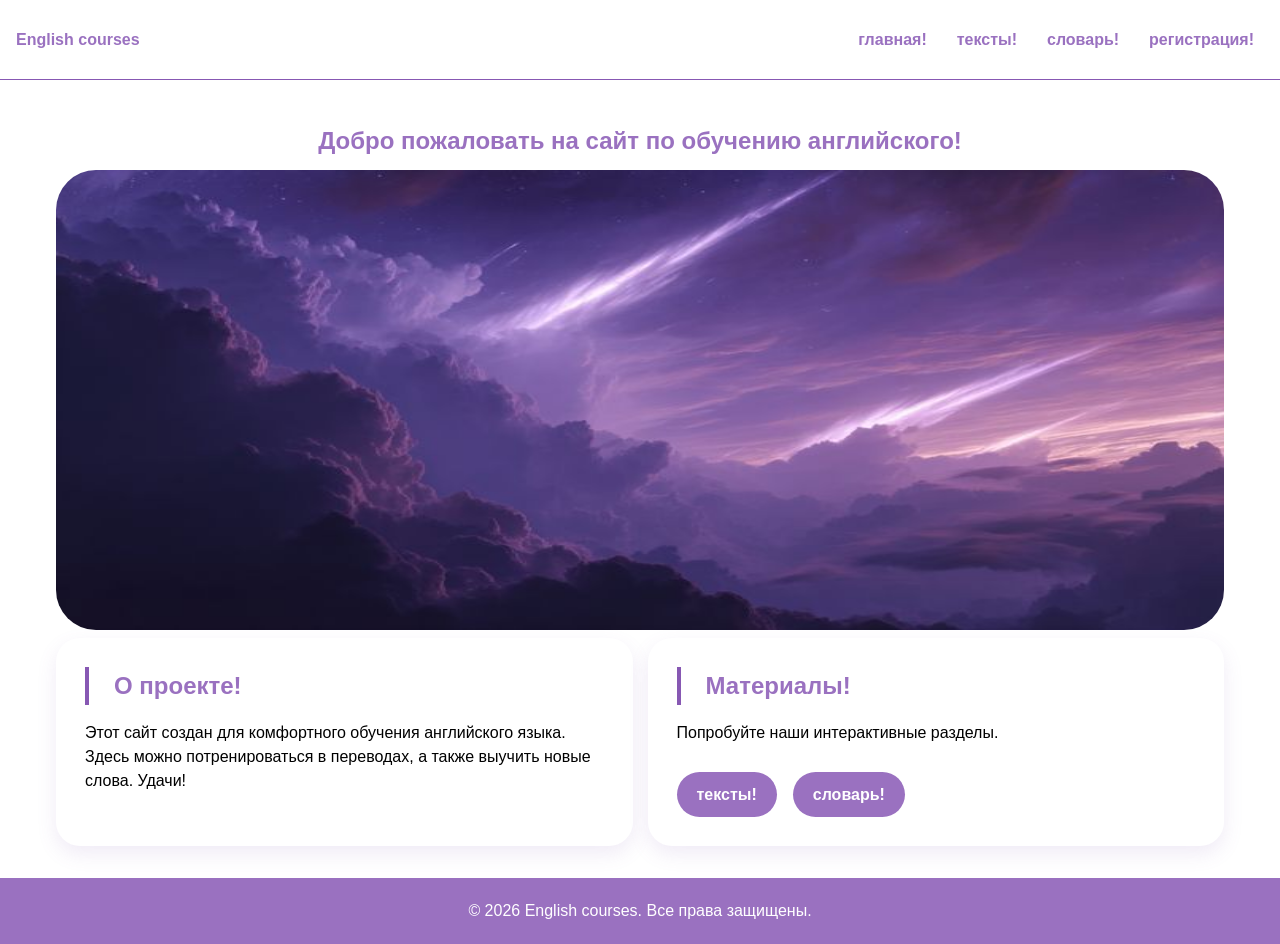
<file: index.html>
<!DOCTYPE html>
<html lang="ru-RU">
<head>
    <meta charset="UTF-8">
    <meta name="viewport" content="width=device-width, initial-scale=1.0">
    <title>Главная</title>
    <link rel="stylesheet" href="style.css"/>
</head>
<body>
    <header class="header">
        <div class="logo">English courses</div>
        <nav class="nav">
            <a href="index.html">главная!</a>
            <a href="text.html">тексты!</a>
            <a href="dictionary.html">словарь!</a>
            <a href="registration.html">регистрация!</a>
        </nav>
    </header>

    <section class="gl">
        <h1>Добро пожаловать на сайт по обучению английского!</h1>
        <img class="gl-image" src="img\shapka\1.jpg" alt="">
        <section class="cards">
            <div class="card">
                <h2>О проекте!</h2>
                <p>Этот сайт создан для комфортного обучения английского языка. Здесь можно потренироваться в переводах, а также выучить новые слова. Удачи!</p>
            </div>
            <div class="card">
                <h2>Материалы!</h2>
                <p>Попробуйте наши интерактивные разделы.</p>
                <div class="nav-link">
                    <a href="text.html">тексты!</a>
                    <a href="dictionary.html">словарь!</a>
                </div>
            </div>
        </section>
    </section>

    <footer class="footer">
        <p>© 2026 English courses. Все права защищены.</p>
    </footer>

</body>
</html>
</file>
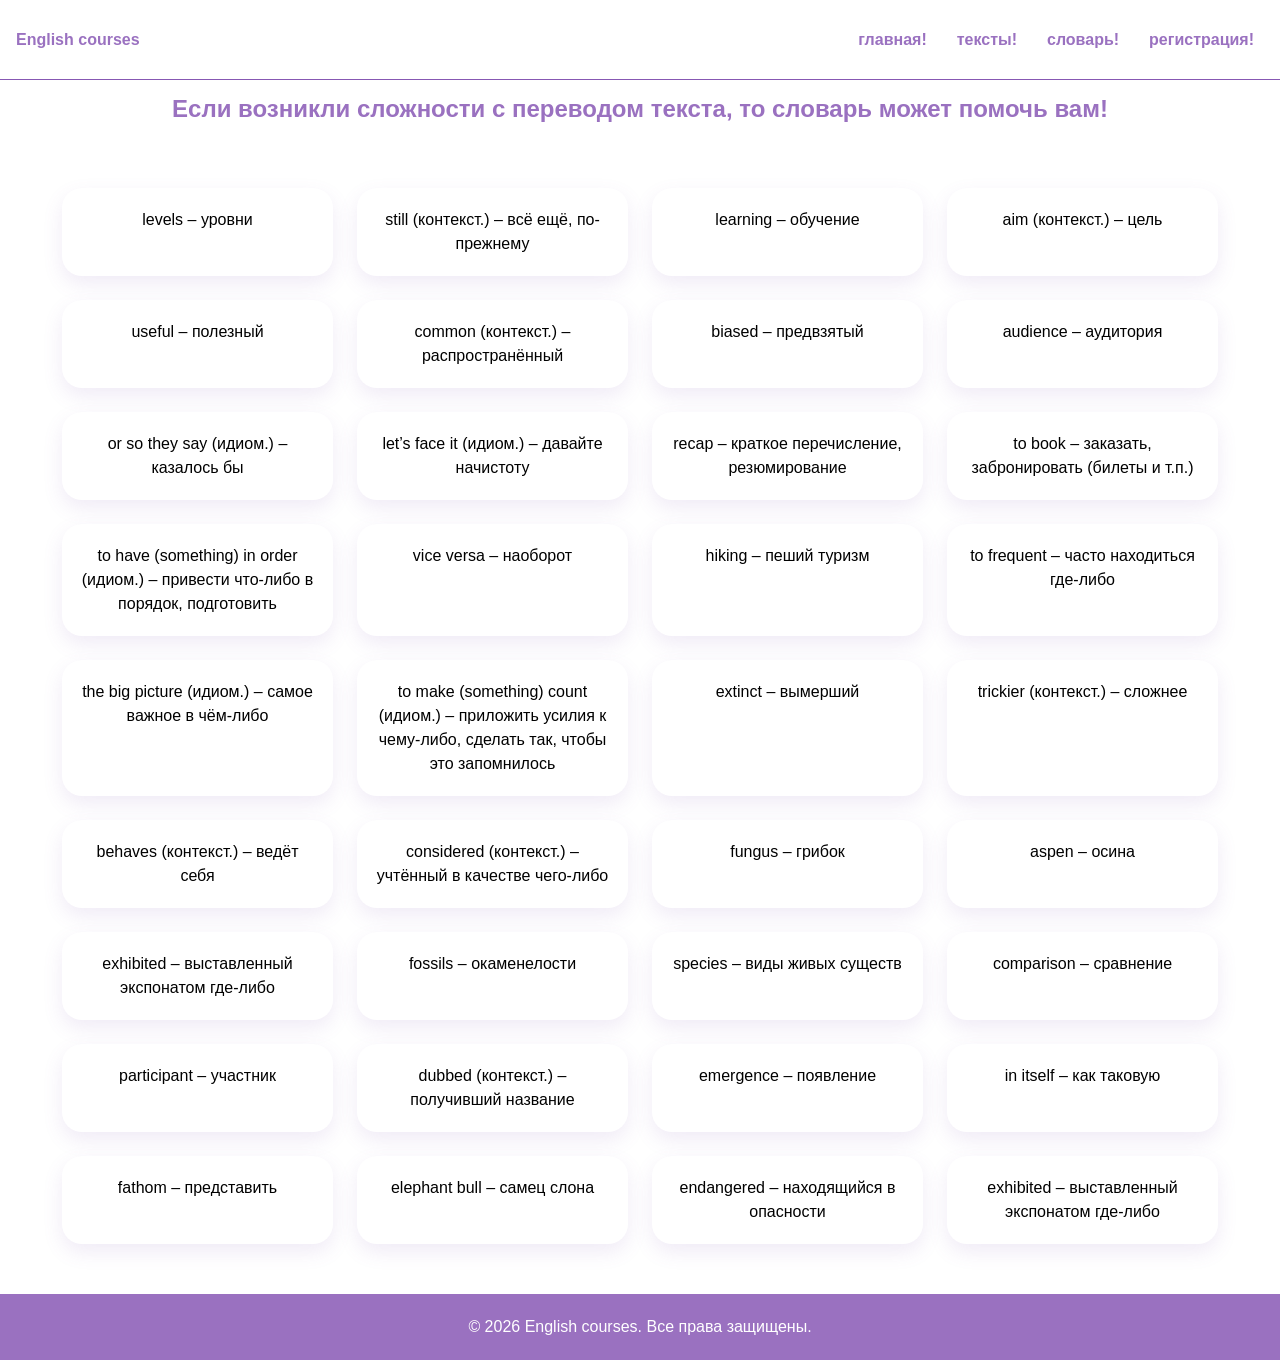
<file: dictionary.html>
<!DOCTYPE html>
<html lang="ru-RU">
<head>
    <meta charset="UTF-8">
    <meta name="viewport" content="width=device-width, initial-scale=1.0">
    <title>Словарь</title>
    <link rel="stylesheet" href="dictionary.css"/>
</head>
<body>
    <header class="header">
        <div class="logo">English courses</div>
        <nav class="nav">
            <a href="index.html">главная!</a>
            <a href="text.html">тексты!</a>
            <a href="dictionary.html">словарь!</a>
            <a href="registration.html">регистрация!</a>
        </nav>
    </header>

    <h2>Если возникли сложности с переводом текста, то словарь может помочь вам!</h1>

    <section class="hero">

        <div class="card">
            <p>levels – уровни</p>
        </div>
        <div class="card">
            <p>still (контекст.) – всё ещё, по-прежнему</p>
        </div>
        <div class="card">
            <p>learning – обучение</p>
        </div>
        <div class="card">
            <p>aim (контекст.) – цель</p>
        </div>
        <div class="card">
            <p>useful – полезный</p>
        </div>
        <div class="card">
            <p>common (контекст.) – распространённый</p>
        </div>
        <div class="card">
            <p>biased – предвзятый</p>
        </div>
        <div class="card">
            <p>audience – аудитория</p>
        </div>
        <div class="card">
            <p>or so they say (идиом.) – казалось бы</p>
        </div>
        <div class="card">
            <p>let’s face it (идиом.) – давайте начистоту</p>
        </div>
        <div class="card">
            <p>recap – краткое перечисление, резюмирование</p>
        </div>
        <div class="card">
            <p>to book – заказать, забронировать (билеты и т.п.)</p>
        </div>
        <div class="card">
            <p>to have (something) in order (идиом.) – привести что-либо в порядок, подготовить</p>
        </div>
        <div class="card">
            <p>vice versa – наоборот</p>
        </div>
        <div class="card">
            <p>hiking – пеший туризм</p>
        </div>
        <div class="card">
            <p>to frequent – часто находиться где-либо</p>
        </div>
        <div class="card">
            <p>the big picture (идиом.) – самое важное в чём-либо</p>
        </div>
        <div class="card">
            <p> to make (something) count (идиом.) – приложить усилия к чему-либо, сделать так, чтобы это запомнилось</p>
        </div>
        <div class="card">
            <p>extinct – вымерший</p>
        </div>
        <div class="card">
            <p>trickier (контекст.) – сложнее</p>
        </div>
        <div class="card">
            <p>behaves (контекст.) – ведёт себя</p>
        </div>
        <div class="card">
            <p>considered (контекст.) – учтённый в качестве чего-либо</p>
        </div>
        <div class="card">
            <p>fungus – грибок</p>
        </div>
        <div class="card">
            <p> aspen – осина</p>
        </div>
        <div class="card">
            <p>exhibited – выставленный экспонатом где-либо</p>
        </div>
        <div class="card">
            <p>fossils – окаменелости</p>
        </div>
        <div class="card">
            <p>species – виды живых существ</p>
        </div>
        <div class="card">
            <p>comparison – сравнение</p>
        </div>
        <div class="card">
            <p>participant – участник</p>
        </div>
        <div class="card">
            <p>dubbed (контекст.) – получивший название</p>
        </div>
        <div class="card">
            <p>emergence – появление</p>
        </div>
        <div class="card">
            <p>in itself – как таковую</p>
        </div>
        <div class="card">
            <p>fathom – представить</p>
        </div>
        <div class="card">
            <p>elephant bull – самец слона</p>
        </div>
        <div class="card">
            <p>endangered – находящийся в опасности</p>
        </div>
        <div class="card">
            <p>exhibited – выставленный экспонатом где-либо</p>
        </div>
        
    </section>

    <footer class="footer">
        <p>© 2026 English courses. Все права защищены.</p>
    </footer>
</body>
</html>
</file>
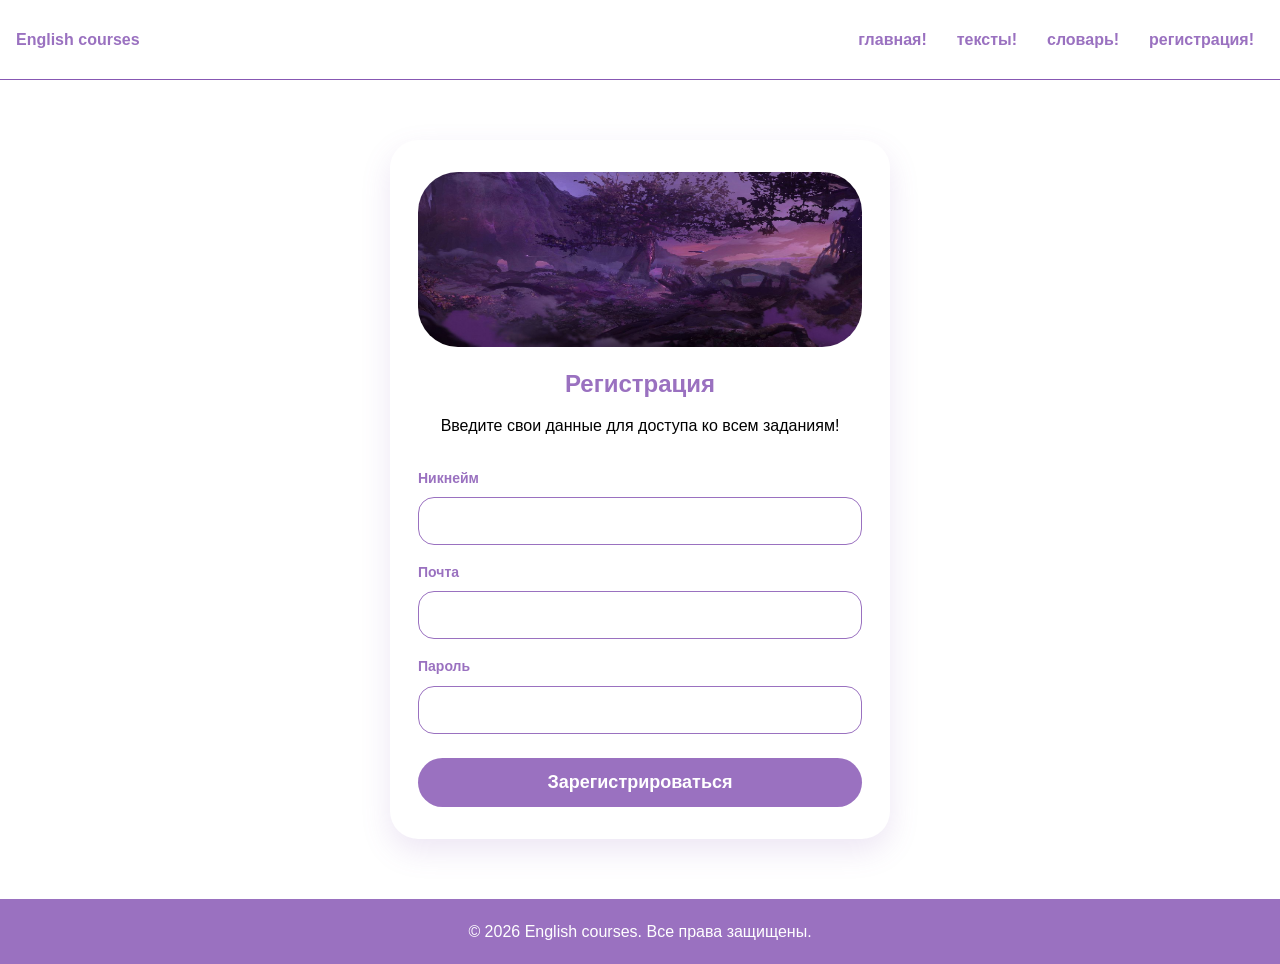
<file: registration.html>
<!DOCTYPE html>
<html lang="ru-RU">
<head>
    <meta charset="UTF-8">
    <meta name="viewport" content="width=device-width, initial-scale=1.0">
    <title>Регистрация</title>
    <link rel="stylesheet" href="registration.css"/>
</head>
<body>
    <header class="header">
        <div class="logo">English courses</div>
        <nav class="nav">
            <a href="index.html">главная!</a>
            <a href="text.html">тексты!</a>
            <a href="dictionary.html">словарь!</a>
            <a href="registration.html">регистрация!</a>
        </nav>
    </header>

    <section class="reg">
        <img class="gl-image" src="img\registtratsia\2.jpg" alt="">
        <h1>Регистрация</h1>
        <p>Введите свои данные для доступа ко всем заданиям!</p>

        <form id="registerForm">
            <label>Никнейм</label>
            <input type="text" id="username" required>

            <label>Почта</label>
            <input type="email" id="email" required>

            <label>Пароль</label>
            <input type="password" id="password" required>

            <button type="submit">Зарегистрироваться</button>
        </form>
    </section>

    <footer class="footer">
        <p>© 2026 English courses. Все права защищены.</p>
    </footer>



</body>
</html>
</file>
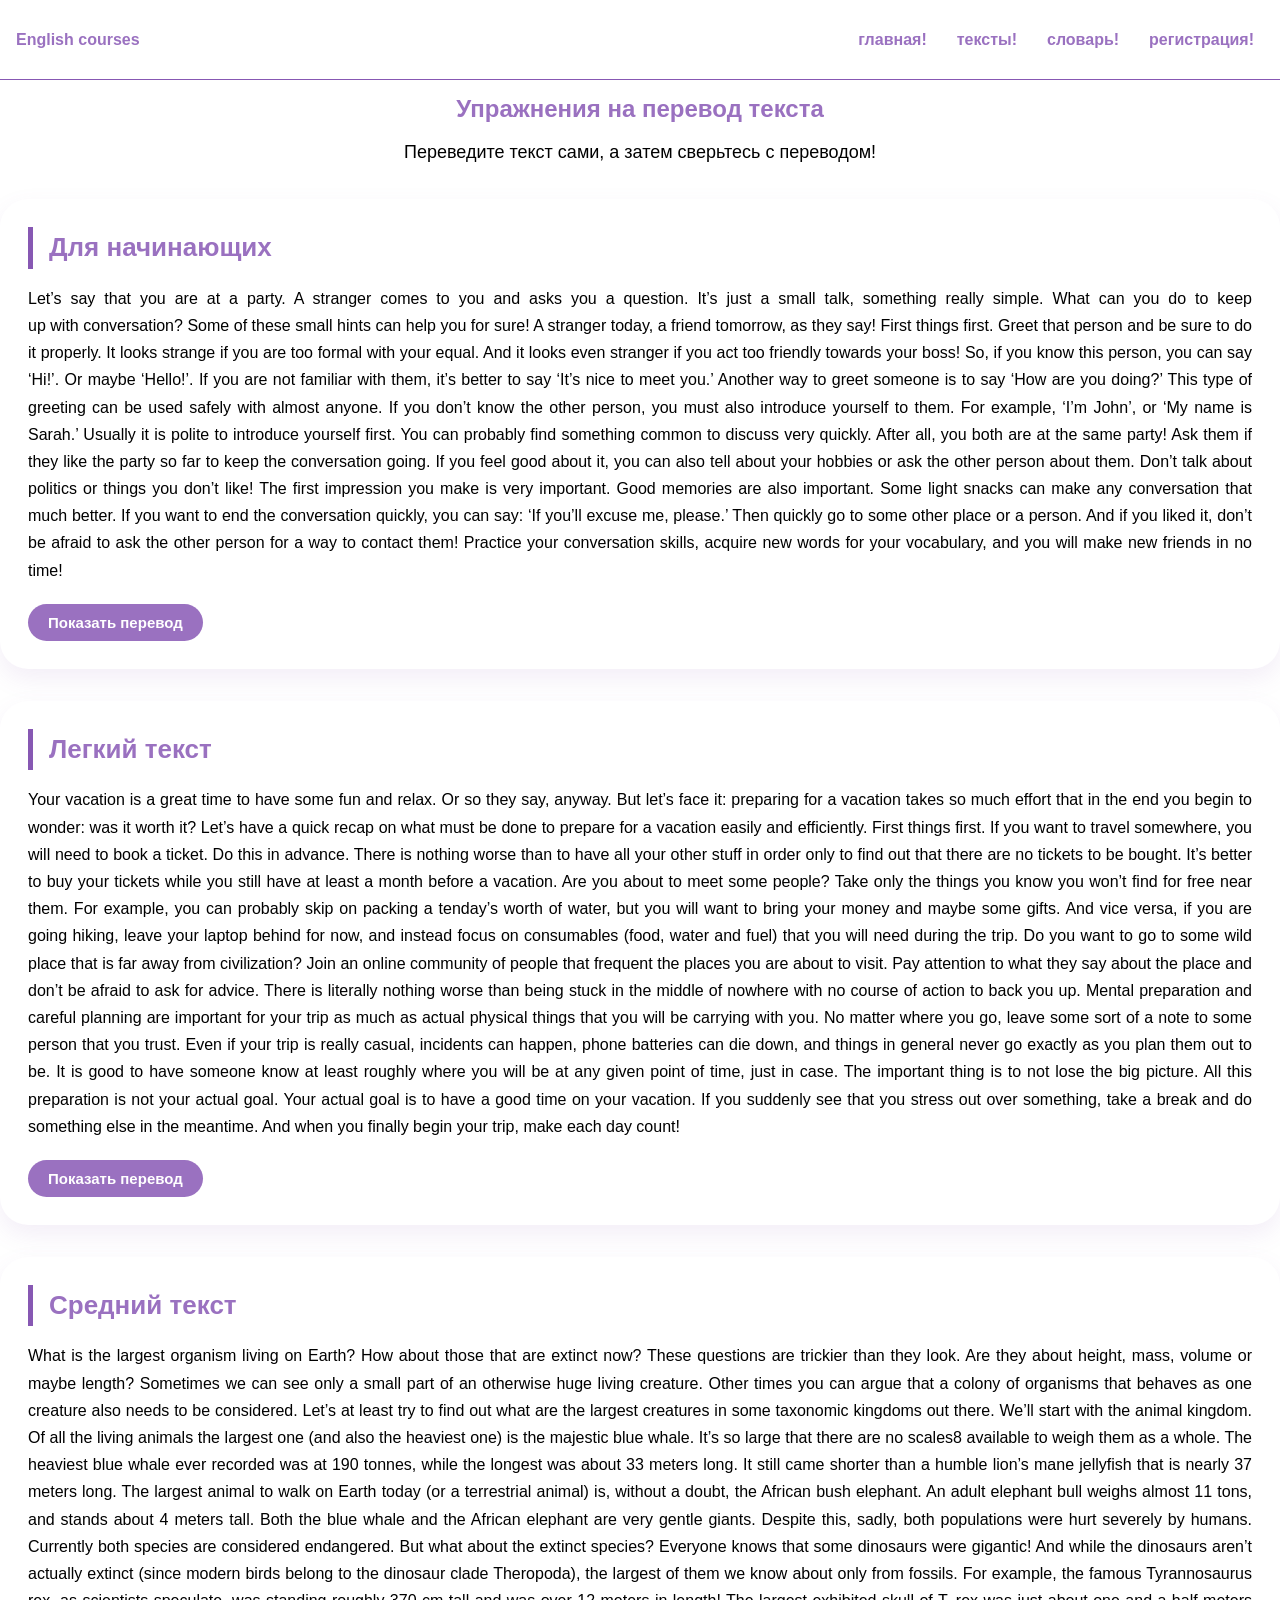
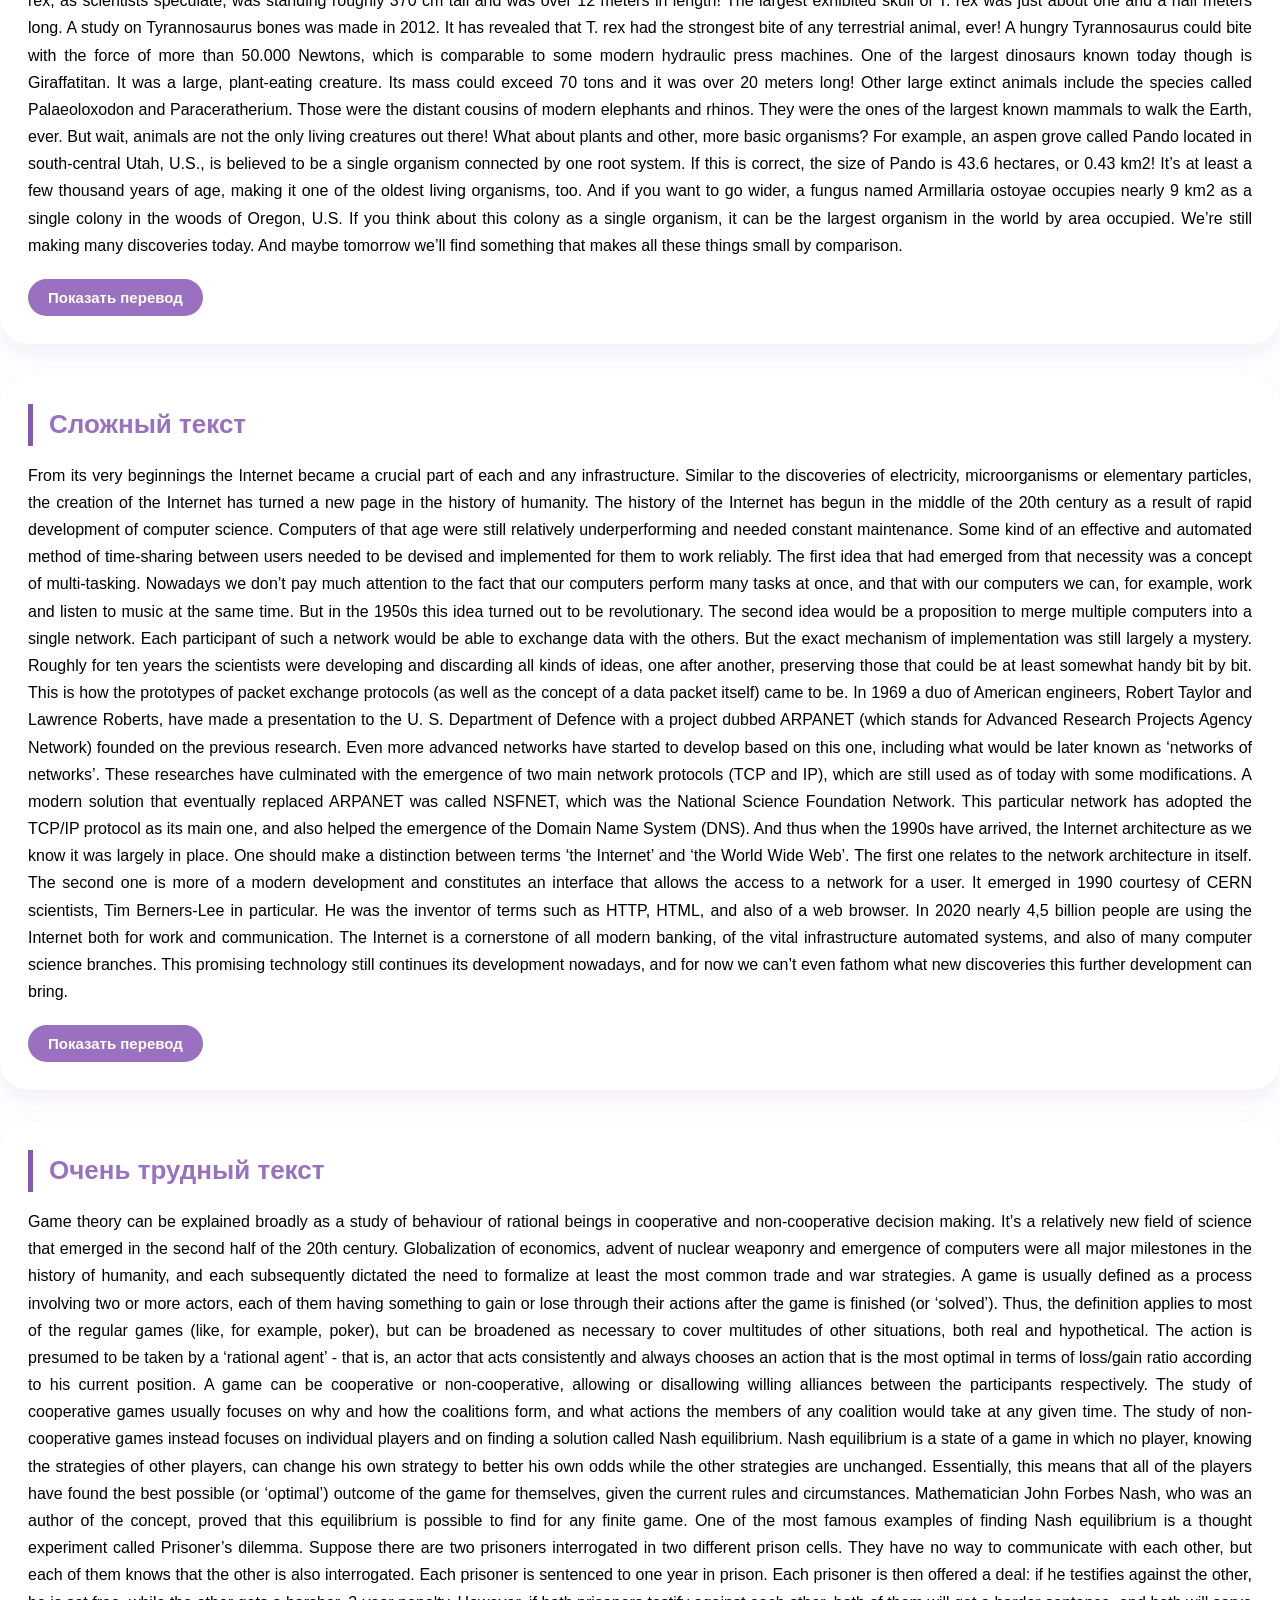
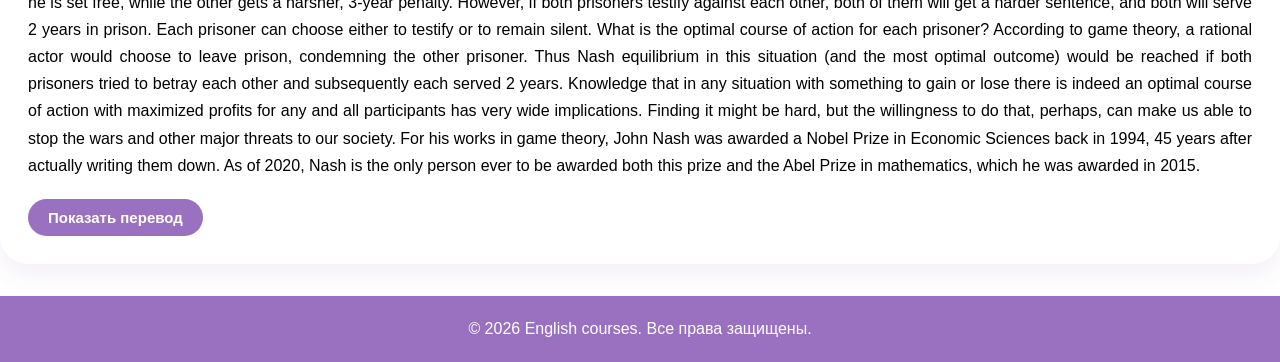
<file: text.html>
<!DOCTYPE html>
<html lang="ru-RU">
<head>
    <meta charset="UTF-8">
    <meta name="viewport" content="width=device-width, initial-scale=1.0">
    <title>Тексты</title>
    <link rel="stylesheet" href="text.css"/>
</head>
<body>
    <header class="header">
        <div class="logo">English courses</div>
        <nav class="nav">
            <a href="index.html">главная!</a>
            <a href="text.html">тексты!</a>
            <a href="dictionary.html">словарь!</a>
            <a href="registration.html">регистрация!</a>
        </nav>
    </header>

    <section class="text">
        <h1>Упражнения на перевод текста</h1>
        <p class="text-p">Переведите текст сами, а затем сверьтесь с переводом!</p>

        <div class="text-card">
            <h3>Для начинающих</h3>
            <p>
                Let’s say that you are at a party. A stranger comes to you and asks you a question. It’s just a small talk, something really simple. What can you do to keep up with conversation? Some of these small hints can help you for sure! A stranger today, a friend tomorrow, as they say!
First things first. Greet that person and be sure to do it properly. It looks strange if you are too formal with your equal. And it looks even stranger if you act too friendly towards your boss! So, if you know this person, you can say ‘Hi!’. Or maybe ‘Hello!’. If you are not familiar with them, it’s better to say ‘It’s nice to meet you.’ Another way to greet someone is to say ‘How are you doing?’ This type of greeting can be used safely with almost anyone.
If you don’t know the other person, you must also introduce yourself to them. For example, ‘I’m John’, or ‘My name is Sarah.’ Usually it is polite to introduce yourself first.
You can probably find something common to discuss very quickly. After all, you both are at the same party! Ask them if they like the party so far to keep the conversation going.
If you feel good about it, you can also tell about your hobbies or ask the other person about them. Don’t talk about politics or things you don’t like! The first impression you make is very important. Good memories are also important. Some light snacks can make any conversation that much better.
If you want to end the conversation quickly, you can say: ‘If you’ll excuse me, please.’ Then quickly go to some other place or a person. And if you liked it, don’t be afraid to ask the other person for a way to contact them!
Practice your conversation skills, acquire new words for your vocabulary, and you will make new friends in no time!
            </p>
            <button class="pokazat-perevod">Показать перевод</button>
        </div>
        <div class="perevod">
            Представьте, что вы на вечеринке. Незнакомый человек подходит к вам и задаёт вопрос. Обычная светская беседа, что-то очень простое. Что можно сделать, чтобы поддержать разговор? Какой-нибудь из этих небольших советов обязательно вам поможет! Как говорится, сегодняшний незнакомец – завтрашний друг!

Начнём по порядку. Поприветствуйте этого человека и обязательно сделайте это правильно. Излишняя формальность выглядит странно с равным вам человеком. Ещё более странной выглядит чрезмерная дружелюбность по отношению к вашему боссу! Так что если вы знаете этого человека, можно сказать «Привет!». Или, может быть, «Здравствуй!». Если вы не знакомы, лучшим вариантом будет сказать «Рад/а знакомству». Еще один способ поприветствовать кого-то – сказать «Как вы?». Такое приветствие можно спокойно использовать практически с кем угодно.

Если вы не знаете другого человека, вы также должны представиться им. Например, «Джон», или «Меня зовут Сара». Обычно вежливым считается представляться первым.

Скорее всего, вы очень быстро сможете найти какие-то общие темы для обсуждения. В конце концов, вы оба на одной вечеринке! Спросите этого человека, нравится ли ему пока что эта вечеринка, чтобы развить дискуссию.

Если вы будете чувствовать себя уверенно, можно также рассказать о своих хобби или спросить собеседника о его собственных. Не говорите о политике или о вещах, которые вам не нравятся! Первое впечатление, которое вы оставляете, очень важно. Хорошие воспоминания также очень важны. Какие-нибудь лёгкие закуски могут сделать любой разговор гораздо лучше.

Если хочется быстро закончить разговор, вы можете сказать: «Прошу меня простить». После этого быстро отойти к какому-то другому месту или человеку. А если он вам понравился, не бойтесь попросить собеседника оставить вам свой контакт!

Практикуйте свои разговорные навыки, расширяйте свой словарный запас – и новые друзья не заставят себя ждать!
        </div>

        <div class="text-card">
            <h3>Легкий текст</h3>
            <p>
                Your vacation is a great time to have some fun and relax. Or so they say, anyway. But let’s face it: preparing for a vacation takes so much effort that in the end you begin to wonder: was it worth it? Let’s have a quick recap on what must be done to prepare for a vacation easily and efficiently.
First things first. If you want to travel somewhere, you will need to book a ticket. Do this in advance. There is nothing worse than to have all your other stuff in order only to find out that there are no tickets to be bought. It’s better to buy your tickets while you still have at least a month before a vacation.
Are you about to meet some people? Take only the things you know you won’t find for free near them. For example, you can probably skip on packing a tenday’s worth of water, but you will want to bring your money and maybe some gifts. And vice versa, if you are going hiking, leave your laptop behind for now, and instead focus on consumables (food, water and fuel) that you will need during the trip.
Do you want to go to some wild place that is far away from civilization? Join an online community of people that frequent the places you are about to visit. Pay attention to what they say about the place and don’t be afraid to ask for advice. There is literally nothing worse than being stuck in the middle of nowhere with no course of action to back you up. Mental preparation and careful planning are important for your trip as much as actual physical things that you will be carrying with you.
No matter where you go, leave some sort of a note to some person that you trust. Even if your trip is really casual, incidents can happen, phone batteries can die down, and things in general never go exactly as you plan them out to be. It is good to have someone know at least roughly where you will be at any given point of time, just in case.
The important thing is to not lose the big picture. All this preparation is not your actual goal. Your actual goal is to have a good time on your vacation. If you suddenly see that you stress out over something, take a break and do something else in the meantime. And when you finally begin your trip, make each day count!
</p>
            <button class="pokazat-perevod">Показать перевод</button>
        </div>
        <div class="perevod">
            <p>
                Ваш отпуск – отличный повод, чтобы отдохнуть и расслабиться. Казалось бы, так. Но давайте начистоту: подготовка к отдыху требует таких усилий, что начинаешь спрашивать себя: а оно того стоило? Давайте кратко отметим моменты, которые позволят подготовиться к отпуску легко и продуктивно.

Начнём с самого важного. Если вы хотите ехать куда-то, нужно будет заказать билет. Делайте это заранее. Нет ничего хуже, чем подготовить всё остальное и вдруг узнать, что билетов больше нет. Билеты лучше покупать по крайней мере за месяц перед отпуском.

Планируете ли вы встречаться с людьми? Берите с собой только вещи, к которым рядом с этими людьми не будет бесплатного доступа. Например, скорее всего, не нужно брать с собой в таких случаях десятидневный запас воды, но надо будет взять с собой деньги и, может быть, подарки. И наоборот, если вы собираетесь в поход, ноутбук пока что с собой можно не брать, лучше сфокусироваться на расходных материалах (воде, пище и топливе) которые вам понадобятся во время поездки.

Вы хотите забраться в какую-нибудь глушь вдали от цивилизации? Найдите онлайн-сообщество с людьми, которые уже бывали в местах, куда вы собираетесь. Внимательно изучите их впечатления и не бойтесь спрашивать совета. Нет ничего хуже, чем застрять неизвестно где, и не иметь при этом плана, что делать дальше. Психологическая готовность и старательное планирование вашего путешествия важны так же, как и реальные вещи, которые вы будете брать с собой.

Куда бы вы ни направлялись, держите в курсе дел кого-то, кому доверяете. Даже в самых обычных поездках случаются разные непредвиденные обстоятельства, батареи телефонов могут разряжаться, да и вообще, редко что идёт точно по плану. Поэтому хорошо, если кто-то просто на всякий случай знает хотя бы примерно, где вы находитесь в то или иное время.

И главное – не забывайте о том, зачем вообще вся эта подготовка. Подготовка это не цель. Цель – хорошо провести время в отпуске. Если вдруг вы видите, что стресс мешает вам, сделайте перерыв и позанимайтесь чем-то ещё. А когда вы, наконец, начнёте своё путешествие, сделайте каждый день незабываемым!
            </p>
        </div>
        
        <div class="text-card">
            <h3>Средний текст</h3>
            <p>What is the largest organism living on Earth? How about those that are extinct now? These questions are trickier than they look. Are they about height, mass, volume or maybe length? Sometimes we can see only a small part of an otherwise huge living creature. Other times you can argue that a colony of organisms that behaves as one creature also needs to be considered. Let’s at least try to find out what are the largest creatures in some taxonomic kingdoms out there.
We’ll start with the animal kingdom. Of all the living animals the largest one (and also the heaviest one) is the majestic blue whale. It’s so large that there are no scales8 available to weigh them as a whole. The heaviest blue whale ever recorded was at 190 tonnes, while the longest was about 33 meters long. It still came shorter than a humble lion’s mane jellyfish that is nearly 37 meters long.
The largest animal to walk on Earth today (or a terrestrial animal) is, without a doubt, the African bush elephant. An adult elephant bull weighs almost 11 tons, and stands about 4 meters tall. Both the blue whale and the African elephant are very gentle giants. Despite this, sadly, both populations were hurt severely by humans. Currently both species are considered endangered.
But what about the extinct species? Everyone knows that some dinosaurs were gigantic! And while the dinosaurs aren’t actually extinct (since modern birds belong to the dinosaur clade Theropoda), the largest of them we know about only from fossils. For example, the famous Tyrannosaurus rex, as scientists speculate, was standing roughly 370 cm tall and was over 12 meters in length! The largest exhibited skull of T. rex was just about one and a half meters long. A study on Tyrannosaurus bones was made in 2012. It has revealed that T. rex had the strongest bite of any terrestrial animal, ever! A hungry Tyrannosaurus could bite with the force of more than 50.000 Newtons, which is comparable to some modern hydraulic press machines. One of the largest dinosaurs known today though is Giraffatitan. It was a large, plant-eating creature. Its mass could exceed 70 tons and it was over 20 meters long!
Other large extinct animals include the species called Palaeoloxodon and Paraceratherium. Those were the distant cousins of modern elephants and rhinos. They were the ones of the largest known mammals to walk the Earth, ever.
But wait, animals are not the only living creatures out there! What about plants and other, more basic organisms? For example, an aspen grove called Pando located in south-central Utah, U.S., is believed to be a single organism connected by one root system. If this is correct, the size of Pando is 43.6 hectares, or 0.43 km2! It’s at least a few thousand years of age, making it one of the oldest living organisms, too.
And if you want to go wider, a fungus named Armillaria ostoyae occupies nearly 9 km2 as a single colony in the woods of Oregon, U.S. If you think about this colony as a single organism, it can be the largest organism in the world by area occupied.
We’re still making many discoveries today. And maybe tomorrow we’ll find something that makes all these things small by comparison.</p>
            <button class="pokazat-perevod">Показать перевод</button>
        </div>
        <div class="perevod">
            <p>
                Какое живое существо – самое большое на Земле? А как насчёт тех, что уже вымерли? Эти вопросы хитрее, чем может показаться на первый взгляд. Про высоту ли они, про массу, объём или, может быть, про длину? Бывают случаи, когда видно лишь небольшую часть огромного живого существа. В других случаях можно поспорить, что колония организмов, ведущая себя как одно существо, также может участвовать в таком соревновании. Давайте по крайней мере попробуем выделить самых больших существ в некоторых таксономических царствах.
Начнём с царства животных. Из всех существующих животных самое большое (а также самое тяжёлое) – величественный синий кит. Они настолько огромны, что не существует весов, способных взвесить их целиком. Самый массивный синий кит, которого когда-либо видели, был весом около 190 тонн, а самый длинный – около 33 метров в длину. Тем не менее, он оказался короче скромной медузы, волосистой цианеи, длина которой составила почти 37 метров.
Самое большое наземное животное на данный момент – это, без сомнения, саванный слон. Взрослый самец саванного слона весит почти что 11 тонн, а в высоту он около 4 метров. И синий кит, и саванный слон – абсолютно безобидные гиганты. К сожалению, несмотря на это, человек нанёс значительный вред обеим популяциям. На сегодняшний день оба вида относятся к угрожаемым.
А что насчёт вымерших видов? Ведь все знают, что некоторые динозавры были просто огромными! И хотя динозавры на самом деле не вымерли (так как современные птицы относятся к кладе динозавров Theropoda), о самых крупных из них мы знаем только по окаменелостям. Например, знаменитый тираннозавр, как считают учёные, достигал примерно 370 см в высоту и более 12 метров в длину! Самый большой экспонат черепа «ти-рекса» был размером около полутора метров. В 2012 году на костях тираннозавров было проведено исследование. Оно показало, что «ти-рекс» обладал наибольшей силой укуса из всех наземных животных во все времена! Голодный тираннозавр мог укусить с силой более 50000 Ньютонов, что можно сравнить силой некоторых современных гидравлических прессов. Один из самых больших динозавров, известных на сегодняшний день, называется жираффатитаном. Это было большое травоядное существо. Его масса могла превосходить 70 тонн, а длина – более 20 метров!
К другим вымершим животным-гигантам относят виды Palaeoloxodon и Paraceratherium. Это были дальние родственники современных слонов и носорогов. Они были одними из самых больших млекопитающих, что когда-либо ходили по Земле.
Но постойте, ведь животные – не единственные живые существа на планете! Что насчёт растений и других, более простых организмов? Например, осиновая (точнее, тополевая) роща Пандо, находящаяся в США на юге штата Юта, считается одним организмом, объединённым единой корневой системой. Если это действительно так, размер Пандо – 43,6 гектара или 0,43 км2! Роще этой по крайней мере несколько тысяч лет, что делает её также одним из древнейших живых организмов.
А если вам хочется пойти вширь, грибковая колония Armillaria ostoyae занимает почти 9 км2 в лесах американского штата Орегон! Если представить эту колонию целым организмом, ее можно считать наибольшим организмом в мире по занимаемой площади.
Мы продолжаем делать множество открытий и сегодня. И, может быть, завтра мы найдём что-то такое, по сравнению с чем все эти вещи окажутся маленькими.
            </p>
        </div>

        <div class="text-card">
            <h3>Сложный текст</h3>
            <p>
                From its very beginnings the Internet became a crucial part of each and any infrastructure. Similar to the discoveries of electricity, microorganisms or elementary particles, the creation of the Internet has turned a new page in the history of humanity.
The history of the Internet has begun in the middle of the 20th century as a result of rapid development of computer science. Computers of that age were still relatively underperforming and needed constant maintenance. Some kind of an effective and automated method of time-sharing between users needed to be devised and implemented for them to work reliably.
The first idea that had emerged from that necessity was a concept of multi-tasking. Nowadays we don’t pay much attention to the fact that our computers perform many tasks at once, and that with our computers we can, for example, work and listen to music at the same time. But in the 1950s this idea turned out to be revolutionary.
The second idea would be a proposition to merge multiple computers into a single network. Each participant of such a network would be able to exchange data with the others. But the exact mechanism of implementation was still largely a mystery. Roughly for ten years the scientists were developing and discarding all kinds of ideas, one after another, preserving those that could be at least somewhat handy bit by bit. This is how the prototypes of packet exchange protocols (as well as the concept of a data packet itself) came to be.
In 1969 a duo of American engineers, Robert Taylor and Lawrence Roberts, have made a presentation to the U. S. Department of Defence with a project dubbed ARPANET (which stands for Advanced Research Projects Agency Network) founded on the previous research. Even more advanced networks have started to develop based on this one, including what would be later known as ‘networks of networks’. These researches have culminated with the emergence of two main network protocols (TCP and IP), which are still used as of today with some modifications.
A modern solution that eventually replaced ARPANET was called NSFNET, which was the National Science Foundation Network. This particular network has adopted the TCP/IP protocol as its main one, and also helped the emergence of the Domain Name System (DNS). And thus when the 1990s have arrived, the Internet architecture as we know it was largely in place.
One should make a distinction between terms ‘the Internet’ and ‘the World Wide Web’. The first one relates to the network architecture in itself. The second one is more of a modern development and constitutes an interface that allows the access to a network for a user. It emerged in 1990 courtesy of CERN scientists, Tim Berners-Lee in particular. He was the inventor of terms such as HTTP, HTML, and also of a web browser.
In 2020 nearly 4,5 billion people are using the Internet both for work and communication. The Internet is a cornerstone of all modern banking, of the vital infrastructure automated systems, and also of many computer science branches. This promising technology still continues its development nowadays, and for now we can’t even fathom what new discoveries this further development can bring.
            </p>
            <button class="pokazat-perevod">Показать перевод</button>
        </div>
        <div class="perevod">
            <p>
                С момента своего появления интернет стал незаменимой частью любой инфраструктуры. Подобно открытию электричества, микроорганизмов или элементарных частиц, создание интернета открыло новую страницу в истории человечества.

История интернета началась в середине ХХ века как следствие стремительного развития информатики. Компьютеры тогда всё ещё обладали относительно низкой производительностью и нуждались в частом обслуживании. Для надёжной работы необходимо было придумать и реализовать какой-то способ эффективного и автоматического разделения времени между пользователями.

Первой идеей, родившейся из этой необходимости, было понятие многозадачности. Сейчас мы особо не задумываемся о том, что наши компьютеры совершают множество операций одновременно, и что мы на наших компьютерах можем, например, одновременно работать и слушать музыку. Но в 50-е годы ХХ века эта идея оказалась революционной.

Второй идеей было предложение объединить несколько компьютеров в одну сеть. Каждый участник такой сети мог бы обмениваться данными с остальными. Но как это возможно было бы сделать, толком пока никто не представлял. Около десяти лет учёные разрабатывали и отбрасывали одну за другой различные идеи, отбирая по крупицам то, что могло представлять хоть какую-то ценность. Так появились прототипы протоколов обмена пакетами (как и само понятие пакета данных, передаваемого по сети).

В 1969 году два американских инженера, Роберт Тейлор и Лоуренс Робертс, опираясь на предыдущие разработки учёных, презентовали Министерству обороны США проект ARPANET (название расшифровывалось как «Сеть взаимодействия передовых исследовательских проектов»). На базе этой сети стали разрабатываться другие, более продвинутые сети, в том числе и то, что в будущем назовут «сети сетей». Результатом этих разработок стало появление двух главных сетевых протоколов – TCP и IP – которые в несколько модифицированном виде используются и на сегодняшний день.

Более современным решением, заменившим в конечном счёте ARPANET, стала NSFNET, сеть Национального научного фонда США. Именно в этой сети произошло принятие протокола TCP/IP как основного, а также возникла современная система доменных имён (DNS). Так к началу 90-х архитектура интернета получила свой современный облик.

Следует различать понятия «интернет» и «всемирная паутина». Первое относится именно к архитектуре сетей как таковой. Второе – более современная разработка, представляющая собой интерфейс для доступа пользователей к сети. Появилась она в 1990 году усилиями учёных CERN, в особенности – Тима Бернерса-Ли. Именно ему мы обязаны таким терминам как HTTP, HTML, а также появлением веб-браузеров.

В 2020 году интернетом для работы и общения пользуются около 4,5 миллиардов человек. Интернет является краеугольным камнем работы всех современных банковских систем, автоматизированных систем жизненно важных объектов инфраструктуры, а также множества компьютерных дисциплин. Эта перспективная технология продолжает развиваться и сегодня, и пока что невозможно даже предугадать, к каким новым открытиям приведёт её дальнейшее развитие.
            </p>
        </div>

        <div class="text-card">
            <h3>Очень трудный текст</h3>
            <p>
                Game theory can be explained broadly as a study of behaviour of rational beings in cooperative and non-cooperative decision making. It’s a relatively new field of science that emerged in the second half of the 20th century. Globalization of economics, advent of nuclear weaponry and emergence of computers were all major milestones in the history of humanity, and each subsequently dictated the need to formalize at least the most common trade and war strategies.
A game is usually defined as a process involving two or more actors, each of them having something to gain or lose through their actions after the game is finished (or ‘solved’). Thus, the definition applies to most of the regular games (like, for example, poker), but can be broadened as necessary to cover multitudes of other situations, both real and hypothetical. The action is presumed to be taken by a ‘rational agent’ - that is, an actor that acts consistently and always chooses an action that is the most optimal in terms of loss/gain ratio according to his current position. A game can be cooperative or non-cooperative, allowing or disallowing willing alliances between the participants respectively.
The study of cooperative games usually focuses on why and how the coalitions form, and what actions the members of any coalition would take at any given time. The study of non-cooperative games instead focuses on individual players and on finding a solution called Nash equilibrium.
Nash equilibrium is a state of a game in which no player, knowing the strategies of other players, can change his own strategy to better his own odds while the other strategies are unchanged. Essentially, this means that all of the players have found the best possible (or ‘optimal’) outcome of the game for themselves, given the current rules and circumstances. Mathematician John Forbes Nash, who was an author of the concept, proved that this equilibrium is possible to find for any finite game.
One of the most famous examples of finding Nash equilibrium is a thought experiment called Prisoner’s dilemma. Suppose there are two prisoners interrogated in two different prison cells. They have no way to communicate with each other, but each of them knows that the other is also interrogated. Each prisoner is sentenced to one year in prison. Each prisoner is then offered a deal: if he testifies against the other, he is set free, while the other gets a harsher, 3-year penalty. However, if both prisoners testify against each other, both of them will get a harder sentence, and both will serve 2 years in prison. Each prisoner can choose either to testify or to remain silent. What is the optimal course of action for each prisoner?
According to game theory, a rational actor would choose to leave prison, condemning the other prisoner. Thus Nash equilibrium in this situation (and the most optimal outcome) would be reached if both prisoners tried to betray each other and subsequently each served 2 years.
Knowledge that in any situation with something to gain or lose there is indeed an optimal course of action with maximized profits for any and all participants has very wide implications. Finding it might be hard, but the willingness to do that, perhaps, can make us able to stop the wars and other major threats to our society.
For his works in game theory, John Nash was awarded a Nobel Prize in Economic Sciences back in 1994, 45 years after actually writing them down. As of 2020, Nash is the only person ever to be awarded both this prize and the Abel Prize in mathematics, which he was awarded in 2015.
            </p>
            <button class="pokazat-perevod">Показать перевод</button>
        </div>
        <div class="perevod">
            <p>
                Теорию игр можно в широком смысле объяснить как учение о поведении рациональный существ в кооперативном и некооперативном принятии решений. Это достаточно новая отрасль науки, появившаяся во второй половине XX века. Глобализация экономики, возникновение ядерного оружия и компьютеров стали значительными вехами в истории человечества, и каждая из них впоследствии диктовала необходимость формализовать по крайней мере самые распространённые торговые и военные стратегии.

Игру обычно определяют как некий процесс, в который вовлечено два или более актора, при этом у каждого из них есть возможность что-то получить или потерять в силу своих действий после того, как игра заканчивается (или «решена»). Таким образом это определение подходит большинству обычных игр (например, покеру), но также может быть расширено и на множество других ситуаций, как реальных, так и гипотетических. Предполагается, что действие производится «рациональным агентом» – актором, который действует последовательно и всегда выбирает действие, наиболее оптимальное в контексте убытков/прибылей в текущей ситуации. Игра может быть кооперативной или некооперативной, соответственно, позволяя или не позволяя участникам создавать альянсы друг с другом по собственной воле.

Изучение кооперативных игр обычно фокусируется на том, почему и как возникают коалиции, и какие действия члены коалиций могут принимать в то или иное время. Изучение некооперативных игр, в свою очередь, фокусируется на отдельных игроках и нахождении решения, которое называется равновесием Нэша.

Равновесием Нэша называется такое состояние игры, при котором ни один игрок, зная стратегии других игроков, не может изменить свою собственную стратегию так, чтобы получить какую-либо выгоду, пока другие стратегии остаются неизменными. По сути это значит, что все игроки нашли наилучшее из возможных («оптимальное») решение игры для себя с учётом текущих правил и обстоятельств. Математик Джон Форбс Нэш, автор этой идеи, доказал, что такое равновесие возможно найти для каждой конечной игры.

Один из наиболее известных примеров нахождения равновесия Нэша – мысленный эксперимент «Дилемма заключённого». Допустим, двух заключённых допрашивают в двух разных камерах. У них нет возможности как-либо общаться друг с другом, но каждый из них знает, что другого также допрашивают. Каждый заключённый приговорён к одному году тюрьмы. Каждому заключённому затем предлагают сделку: если он будет свидетельствовать против другого, он будет отпущен, а наказание другого усиливается до 3 лет в тюрьме. Однако, если оба заключённых будут свидетельствовать друг против друга, оба получат более тяжелое наказание – по 2 года в тюрьме. Каждый заключённый может выбрать или свидетельствовать, или промолчать. Каким будет оптимальный курс действий для каждого заключённого?

По теории игр рациональный актор выберет выйти из тюрьмы, обрекая другого преступника на более тяжкое наказание. Таким образом равновесие Нэша в данной ситуации (и наиболее оптимальное решение проблемы) будет достигнуто, если оба преступника попытаются предать друг друга и впоследствии каждый отсидит 2 года.

Знание факта, что в каждой ситуации, где возможен какой-то выигрыш или проигрыш, действительно существует оптимальный способ с максимальным выигрышем для всех вовлечённых, имеет очень далеко идущие последствия. Найти такое решение может быть сложно, но открытость к возможности сделать это, может быть, даст нам возможность остановить войны и другие глобальные угрозы нашему обществу.

За свои работы в теории игр в 1994 году Джон Нэш был награждён Нобелевской премией по экономике, 45 лет спустя после того, как он их записал. По состоянию на 2020 год Нэш – единственный человек, получивший и эту награду, и Абелевскую премию по математике, которая была присуждена ему в 2015 году.
            </p>
        </div>

    </section>

    <footer class="footer">
        <p>© 2026 English courses. Все права защищены.</p>
    </footer>

    <script src="task.js"></script>
</body>
</html>
</file>
<file: style.css>
* {
    margin: 0;
    padding: 0;
    box-sizing: border-box;
}

body {
    font-family: Arial, sans-serif;
    line-height: 1.6;
    background-color: rgb(255, 255, 255);
}

.header {
    padding: 0 16px;
    height: 80px;
    display: flex;
    align-items: center;
    justify-content: space-between;
    border-bottom: 1px solid rgb(135, 88, 179);
}
.logo {
    color: rgb(154, 113, 192);
    font-weight: bold;
}
.nav {
    display: flex;
    flex-direction: row;
    gap: 10px;
}
.nav a {
    color: rgb(154, 113, 192);
    text-decoration: none;
    padding: 10px;
    text-align: center;
    border-radius: 15px;
    font-weight: bold;
}
.nav :hover {
    transform: translateY(-5px);
    box-shadow: 0 16px 30px rgba(135, 88, 179, 0.2);
}

h1 {
    color: rgb(154, 113, 192);
    padding: 10px;
    text-align: center;
    border-radius: 15px;
    font-weight: bold;
}

.gl {
    max-width: 1200px;
    margin: 0 auto;
    padding: 2rem 1rem;
}

.gl img {
    width: 100%;
    height: 460px;
    border-radius: 40px;
}

.cards {
    display: flex;
    gap: 15px;
    justify-content: center;
}

.card {
    display: flex;
    flex-direction: column;
    background: white;
    border-radius: 24px;
    box-shadow: 0 8px 20px rgba(135, 88, 179, 0.12);
    padding: 29px;
    flex: 1 1 300px;
    transition: transform 0.25s ease, box-shadow 0.25s ease;
}

.card:hover {
    transform: translateY(-5px);
    box-shadow: 0 16px 30px rgba(135, 88, 179, 0.2);
}

.card h2 {
    color: rgb(154, 113, 192);
    margin-bottom: 16px;
    border-left: 4px solid rgb(135, 88, 179);
    padding-left: 25px;
    font-weight: bold;
}

.card p {
    line-height: 1.5;
    margin-bottom: 24px;

}

.nav-link {
    display: flex;
    gap: 16px;
    align-items: center;
    margin-top: auto;
}

.nav-link a {
    display: inline-block;
    background-color: rgb(154, 113, 192);
    color: white;
    text-decoration: none;
    padding: 10px 20px;
    border-radius: 40px;
    font-weight: bold;
    transition: background-color 0.2s, transform 0.1s;
}

.nav-link a:hover {
    background-color: rgb(135, 88, 179);
    transform: scale(1.02);
}

.footer {
    display: flex;
    flex-direction: row;
    background-color: rgb(154, 113, 192);
    color: white;
    padding: 20px;
    justify-content: center;
}
</file>
<file: dictionary.css>
* {
    margin: 0;
    padding: 0;
    box-sizing: border-box;
}

body {
    font-family: Arial, sans-serif;
    line-height: 1.6;
    background-color: rgb(255, 255, 255);
}

.header {
    padding: 0 16px;
    height: 80px;
    display: flex;
    align-items: center;
    justify-content: space-between;
    border-bottom: 1px solid rgb(135, 88, 179);
}
.logo {
    color: rgb(154, 113, 192);
    font-weight: bold;
}
.nav {
    display: flex;
    flex-direction: row;
    gap: 10px;
}
.nav a {
    color: rgb(154, 113, 192);
    text-decoration: none;
    padding: 10px;
    text-align: center;
    border-radius: 15px;
    font-weight: bold;
}
.nav :hover {
    transform: translateY(-5px);
    box-shadow: 0 16px 30px rgba(135, 88, 179, 0.2);
}

h2 {
    color: rgb(154, 113, 192);
    padding: 10px;
    text-align: center;
    border-radius: 15px;
    font-weight: bold;
}



.hero {
    display: flex;
    flex-wrap: wrap;
    justify-content: center;
    gap: 24px;
    margin: 50px;
}

.card {
    background: white;
    width: calc(25% - 24px);
    min-width: 250px;
    border-radius: 20px;
    padding: 20px 16px;
    box-shadow: 0 8px 20px rgba(135, 88, 179, 0.12);
    transition: transform 0.2s ease, box-shadow 0.2s ease;
    cursor: default;
}

.card:hover {
    transform: translateY(-5px);
    box-shadow: 0 16px 30px rgba(135, 88, 179, 0.2);
}

.card p {
    font-size: 16px;
    line-height: 1.5;
    text-align: center;
}

.footer {
    display: flex;
    flex-direction: row;
    background-color: rgb(154, 113, 192);
    color: white;
    padding: 20px;
    justify-content: center;
}
</file>
<file: registration.css>
* {
    margin: 0;
    padding: 0;
    box-sizing: border-box;
}

body {
    font-family: Arial, sans-serif;
    line-height: 1.6;
    background-color: rgb(255, 255, 255);
}

.header {
    padding: 0 16px;
    height: 80px;
    display: flex;
    align-items: center;
    justify-content: space-between;
    border-bottom: 1px solid rgb(135, 88, 179);
}
.logo {
    color: rgb(154, 113, 192);
    font-weight: bold;
}
.nav {
    display: flex;
    flex-direction: row;
    gap: 10px;
}
.nav a {
    color: rgb(154, 113, 192);
    text-decoration: none;
    padding: 10px;
    text-align: center;
    border-radius: 15px;
    font-weight: bold;
}
.nav :hover {
    transform: translateY(-5px);
    box-shadow: 0 16px 30px rgba(135, 88, 179, 0.2);
}

h1 {
    color: rgb(154, 113, 192);
    padding: 10px;
    text-align: center;
    border-radius: 15px;
    font-weight: bold;
}

.reg {
    max-width: 500px;
    margin: 60px auto;
    padding: 32px 28px;
    background: white;
    border-radius: 28px;
    box-shadow: 0 12px 30px rgba(135, 88, 179, 0.15);
}
.reg p {
    text-align: center;
    margin-bottom: 28px;
    font-size: 16px;
}
.reg img {
    width: 100%;
    height: 175px;
    border-radius: 40px;
}
form {
    display: flex;
    flex-direction: column;
    gap: 16px;
}
form label {
    font-weight: bold;
    color: rgb(154, 113, 192);
    font-size: 14px;
    margin-bottom: -8px;
}
form input {
    padding: 14px 16px;
    font-size: 16px;
    border: 1px solid rgb(154, 113, 192);
    border-radius: 16px;
    transition: border-color 0.2s, box-shadow 0.2s;
}
form input:focus {
    border-color: rgb(154, 113, 192);
    box-shadow: 0 0 0 3px rgba(154, 113, 192, 0.2);
}

form button {
    margin-top: 8px;
    padding: 14px 20px;
    font-size: 18px;
    font-weight: bold;
    color: white;
    background-color: rgb(154, 113, 192);
    border: none;
    border-radius: 40px;
    cursor: pointer;
    transition: background-color 0.2s, transform 0.1s, box-shadow 0.2s;
}
form button:hover {
    background-color: rgb(135, 88, 179);
    transform: translateY(-2px);
    box-shadow: 0 8px 18px rgba(135, 88, 179, 0.3);
}
form button:active {
    transform: translateY(1px);
}

.footer {
    display: flex;
    flex-direction: row;
    background-color: rgb(154, 113, 192);
    color: white;
    padding: 20px;
    justify-content: center;
}
</file>
<file: text.css>
* {
    margin: 0;
    padding: 0;
    box-sizing: border-box;
}

body {
    font-family: Arial, sans-serif;
    line-height: 1.6;
    background-color: rgb(255, 255, 255);
}

.header {
    padding: 0 16px;
    height: 80px;
    display: flex;
    align-items: center;
    justify-content: space-between;
    border-bottom: 1px solid rgb(135, 88, 179);
}
.logo {
    color: rgb(154, 113, 192);
    font-weight: bold;
}
.nav {
    display: flex;
    flex-direction: row;
    gap: 10px;
}
.nav a {
    color: rgb(154, 113, 192);
    text-decoration: none;
    padding: 10px;
    text-align: center;
    border-radius: 15px;
    font-weight: bold;
}
.nav :hover {
    transform: translateY(-5px);
    box-shadow: 0 16px 30px rgba(135, 88, 179, 0.2);
}

h1 {
    color: rgb(154, 113, 192);
    padding: 10px;
    text-align: center;
    border-radius: 15px;
    font-weight: bold;
}


.text-p {
    text-align: center;
    margin-bottom: 32px;
    font-size: 18px;
}

.text-card,
.perevod {
    background: white;
    border-radius: 28px;
    box-shadow: 0 10px 25px rgba(135, 88, 179, 0.1);
    padding: 28px;
    margin-bottom: 32px;
    transition: transform 0.2s, box-shadow 0.2s;
}
.text-card:hover {
    transform: translateY(-3px);
    box-shadow: 0 20px 35px rgba(135, 88, 179, 0.15);
}
.text-card h3 {
    color: rgb(154, 113, 192);
    font-size: 26px;
    margin-bottom: 16px;
    border-left: 5px solid rgb(135, 88, 179);
    padding-left: 16px;
}

.text-card p,
.perevod p {
    font-size: 16px;
    line-height: 1.7;
    text-align: justify;
    margin: 0;
}

.perevod {
    background: rgb(171, 145, 196);
    border-left: 4px solid rgb(154, 113, 192);
    box-shadow: 0 5px 15px rgba(0, 0, 0, 0.05);
}

.show-translation-btn {
    display: inline-block;
    margin-top: 20px;
    padding: 10px 20px;
    font-size: 15px;
    font-weight: bold;
    color: white;
    background-color: rgb(154, 113, 192);
    border: none;
    border-radius: 40px;
    cursor: pointer;
    transition: background-color 0.2s, transform 0.1s;
}

.show-translation-btn:hover {
    background-color: rgb(135, 88, 179);
    transform: translateY(-2px);
}

.show-translation-btn:active {
    transform: translateY(1px);
}

.pokazat-perevod {
    margin-top: 20px;
    padding: 10px 20px;
    font-size: 15px;
    font-weight: bold;
    color: white;
    background-color: rgb(154, 113, 192);
    border: none;
    border-radius: 40px;
    cursor: pointer;
}
.pokazat-perevod:hover {
    background-color: rgb(135, 88, 179);
}

.footer {
    display: flex;
    flex-direction: row;
    background-color: rgb(154, 113, 192);
    color: white;
    padding: 20px;
    justify-content: center;
}
</file>
